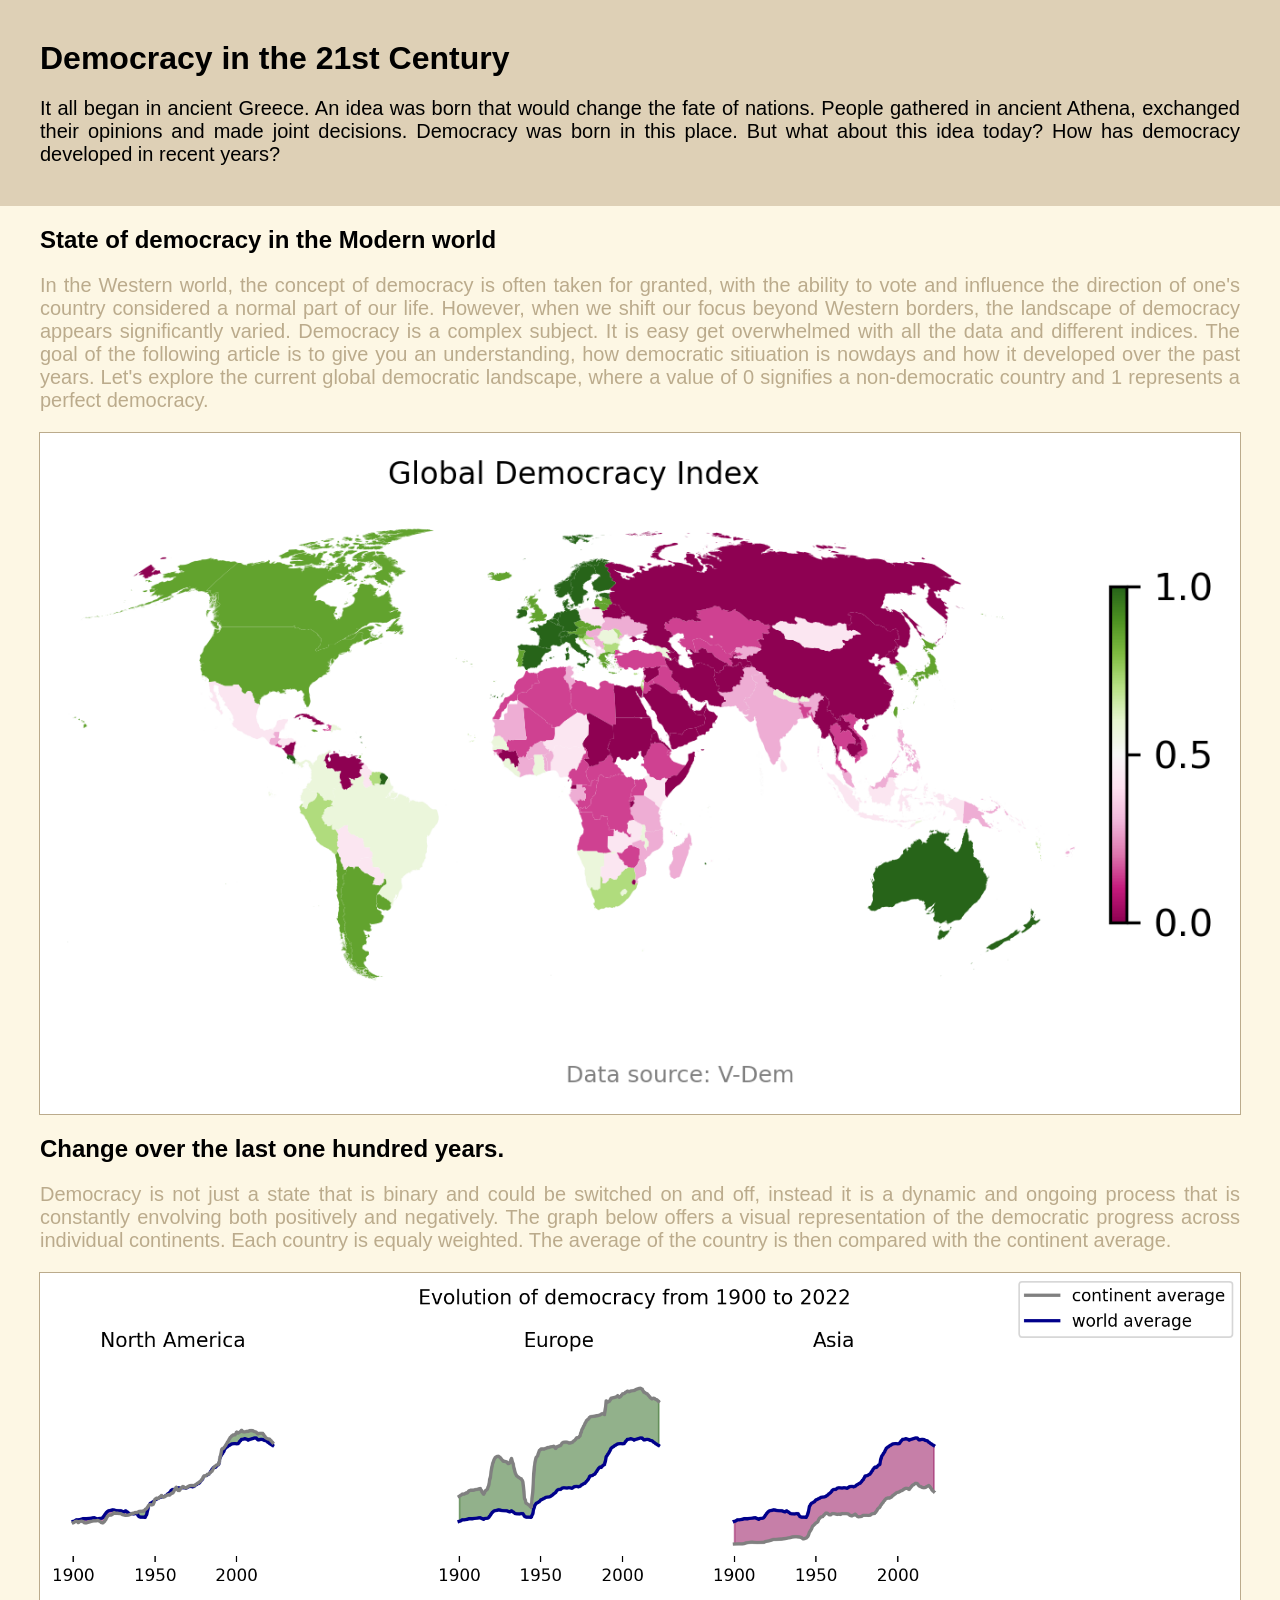
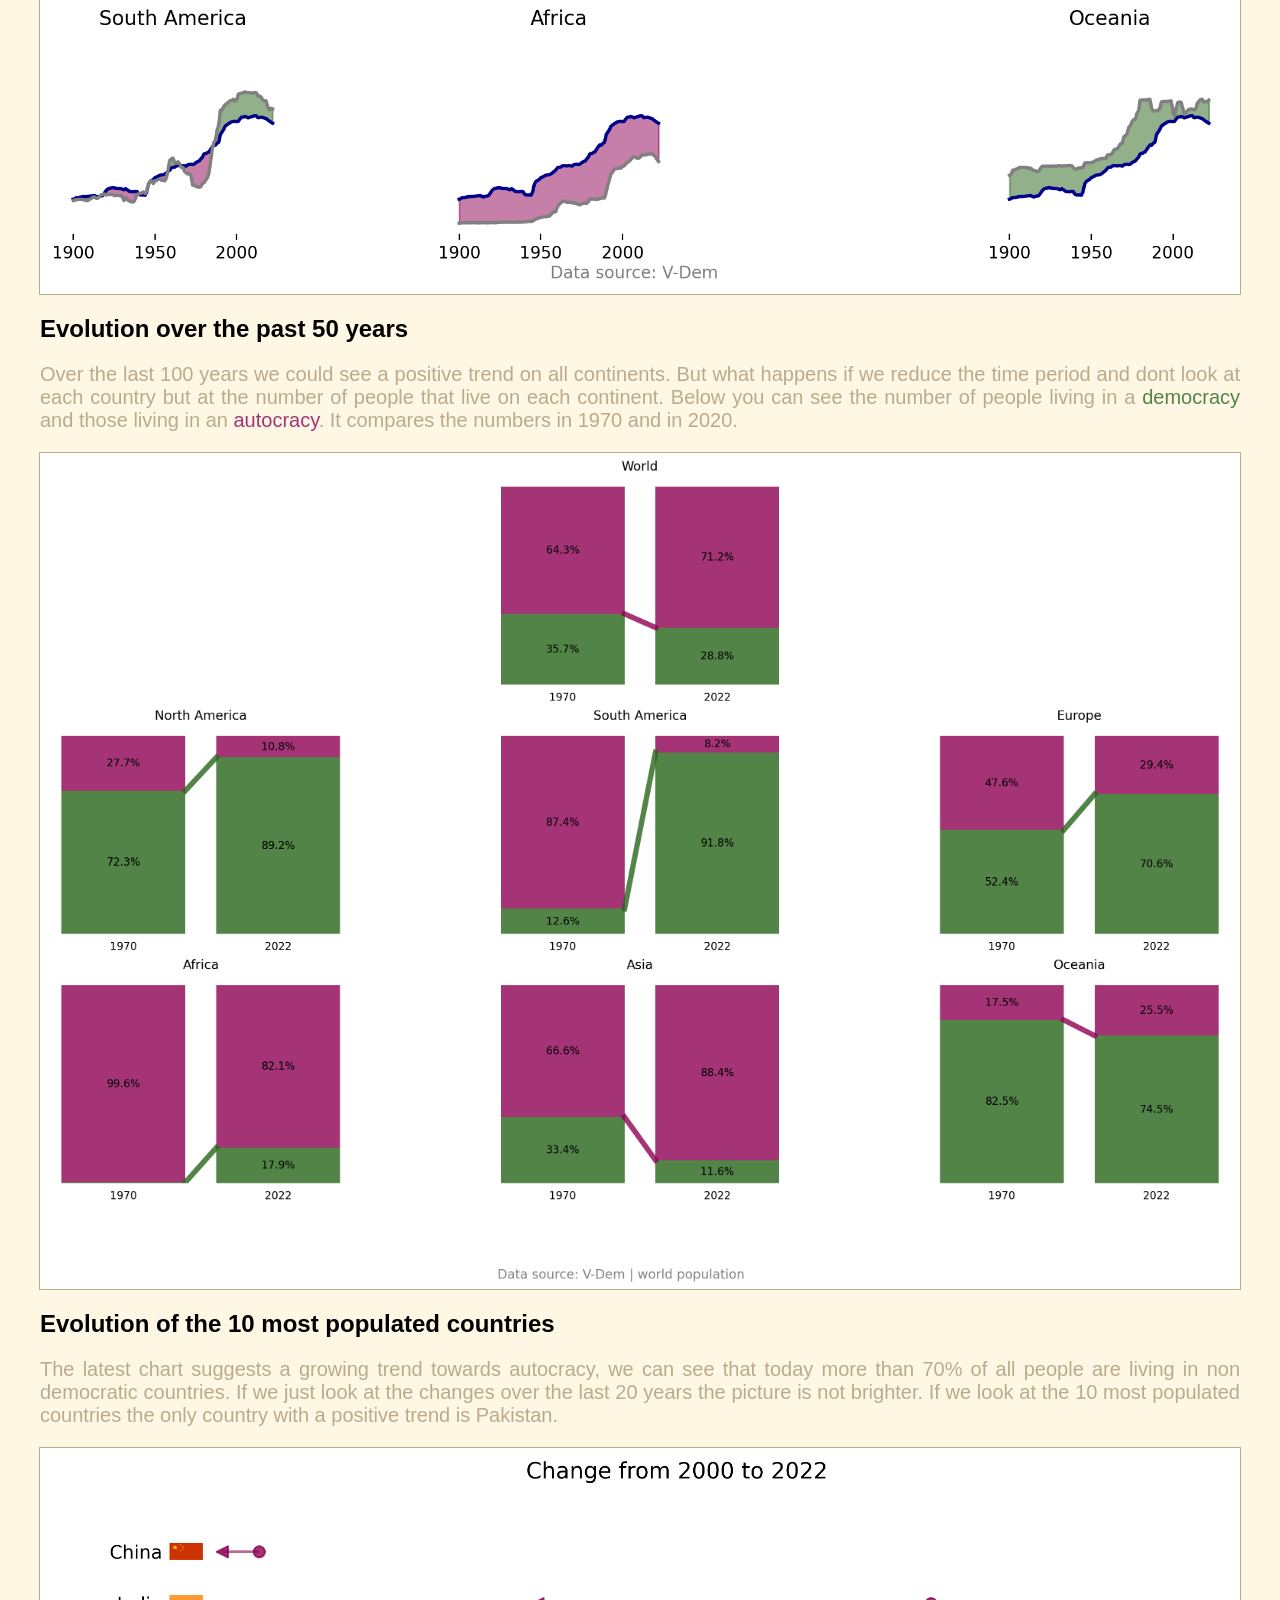
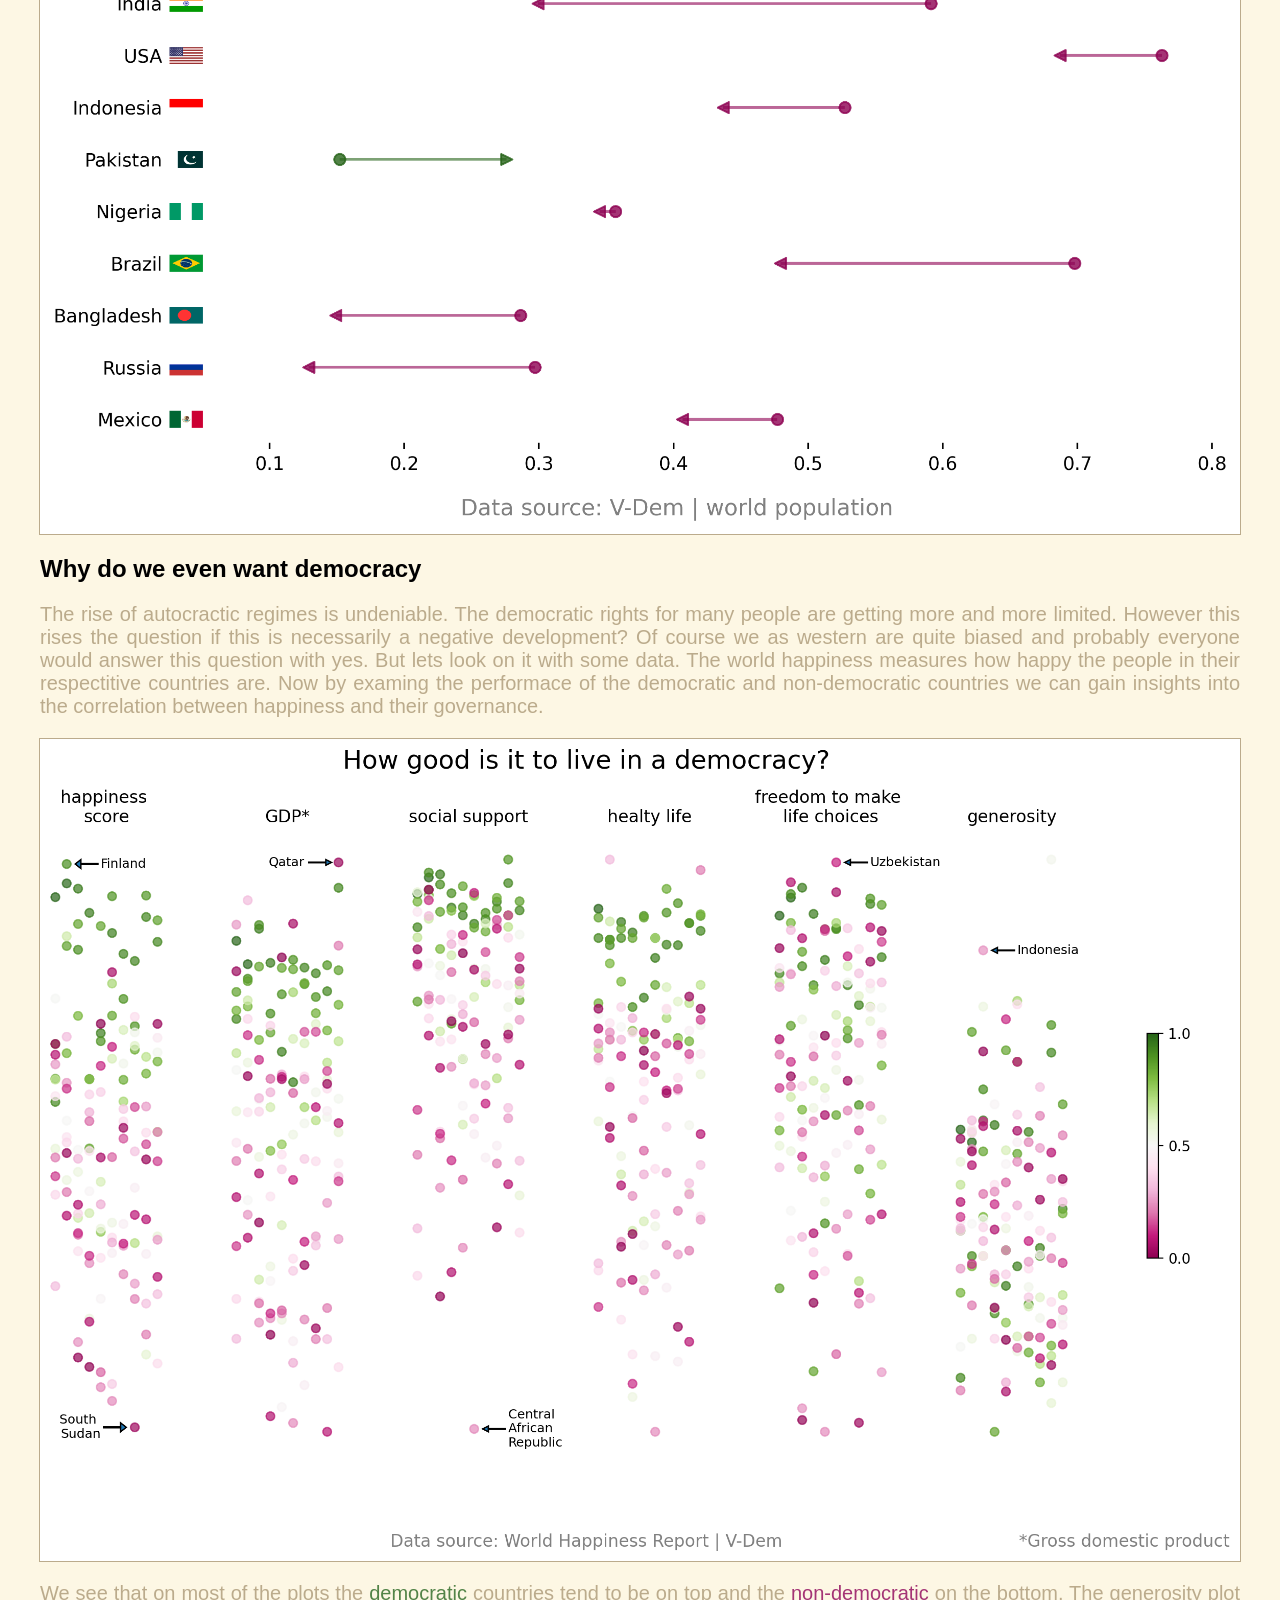
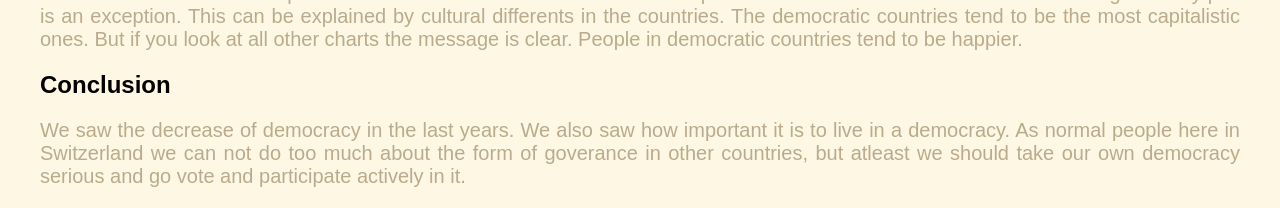
<file: index.html>
<!DOCTYPE html>
<html>

<head>
    <meta charset="utf-8">
    <meta http-equiv="X-UA-Compatible" content="IE=edge">
    <title>Democracy: A Journey Through Time and Ideals</title>
    <meta name="description" content="">
    <meta name="viewport" content="width=device-width, initial-scale=1">
    <link rel="stylesheet" href="css/style.css">
</head>

<body>
    <div class="doc-head">
        <h1>Democracy in the 21st Century</h1>
        <p>It all began in ancient Greece.
            An idea was born that would change the fate of nations.
            People gathered in ancient Athena, exchanged their opinions and made joint decisions.
            Democracy was born in this place. But what about this idea today?
            How has democracy developed in recent years? </p>
    </div>

    <h2>State of democracy in the Modern world</h2>
    <p>In the Western world, the concept of democracy is often taken for granted,
        with the ability to vote and influence the direction of one's country
        considered a normal part of our life.
        However, when we shift our focus beyond Western borders,
        the landscape of democracy appears significantly varied.
        Democracy is a complex subject. It is easy get overwhelmed with all the data and different indices.
        The goal of the following article is to give you an understanding, 
        how democratic sitiuation is nowdays and how it developed over the past years.  
        Let's explore the current global democratic landscape,
        where a value of 0 signifies a non-democratic country and 1
        represents a perfect democracy.</p>
    <img src="grafiken/worldmap.png" alt="" class="center">


    <h2>Change over the last one hundred years.</h2>
    <p>Democracy is not just a state that is binary and could be switched on and off, instead it is
        a dynamic and ongoing process that is constantly envolving both positively and negatively.
        The graph below offers a visual representation of the democratic progress across individual continents. Each
        country is equaly weighted.
        The average of the country is then compared with the continent average. </p>

    <img src="grafiken/progression.png" alt="" class="center">
    <h2>Evolution over the past 50 years</h2>

    <p>Over the last 100 years we could see a positive trend on all continents.
        But what happens if we reduce the time period and dont look at each country but at
        the number of people that live on each continent.
        Below you can see the number of people living in a
        <span class="green">democracy</span> and those living in an <span class="red">autocracy</span>. It compares the
        numbers in 1970 and in 2020.
    </p>
    <img src="grafiken/people_autocracy_vs_democracy.png" alt="" class="center">


    <h2>Evolution of the 10 most populated countries</h2>
    <p>The latest chart suggests a growing trend towards autocracy,
        we can see that today more than 70% of all people are living in non democratic countries. If we just
        look at the changes over the last 20 years the picture is not brighter. If we look at the 10 most populated
        countries
        the only country with a positive trend is Pakistan.

    </p>
    <img src="grafiken/change_over_last_years_improved.png" alt="" class="center">

    <h2>Why do we even want democracy</h2>
    <p>The rise of autocractic regimes is undeniable.
        The democratic rights for many people are getting more and more limited.
        However this rises the question if this is necessarily a negative development?
        Of course we as western are quite biased and probably everyone would answer this question with yes.
        But lets look on it with some data. The world happiness measures how happy the people in their respectitive
        countries are.
        Now by examing the performace of the democratic and non-democratic countries we can gain insights into the
        correlation
        between happiness and their governance.
    </p>
    <img src="grafiken/positive_factors.png" alt="" class="center">

    <p>
        We see that on most of the plots the <span class=green>democratic</span> countries tend to be on top and the
        <span class=red>non-democratic</span> on the bottom. The generosity plot is an exception.
        This can be explained by cultural differents in the countries. The democratic countries tend to be the most
        capitalistic ones.
        But if you look at all other charts the message is clear. People in democratic countries tend to be happier.
    </p>
    <h2>Conclusion</h2>
    <p>
        We saw the decrease of democracy in the last years. We also saw how important it is to live in a democracy.
        As normal people here in Switzerland we can not do too much about the form of goverance in other countries, but
        atleast
        we should take our own democracy serious and go vote and participate actively in it.
    </p>
</body>
</html>
</file>
<file: css/style.css>
body{
    margin: auto;

}
h1, h2, p{
    margin-left: auto;
    margin-right: auto;
    margin-bottom: 20px;
    margin-top: 20px;
    max-width: 1200px;
    
    text-align: justify;
}

body {
    background-color: rgb(253, 247, 228); 
    color: rgb(187, 171, 140); 
    font-family: 'Arial', sans-serif; 
}

.doc-head {

	margin: 0;
    background-color: rgb(222, 208, 182);    color: black; 
    padding: 20px;
    text-align: center; 
}

h1, h2 {
    color: Black;
}

p {
    margin-bottom: 20px; 
	font-size: 20px;
}


img {
    max-width: 100%; 
    height: auto; 
    border: 1px solid rgb(187, 171, 140); 
	width: 1200px; 
	object-fit: scale-down;
	
}
.high_img{
    width:  auto;
    height: 1000px;
}

.center{
	display: block;
  	margin-left: auto;
  	margin-right: auto;
}


a {
    color: rgb(253, 247, 228); 
    text-decoration: underline; 
}

a:hover {
    color: rgb(222, 208, 182);
}

.red{
	color : rgb(164, 52, 117);
}
.green{
	color : rgb(82, 131, 71);
}
</file>
